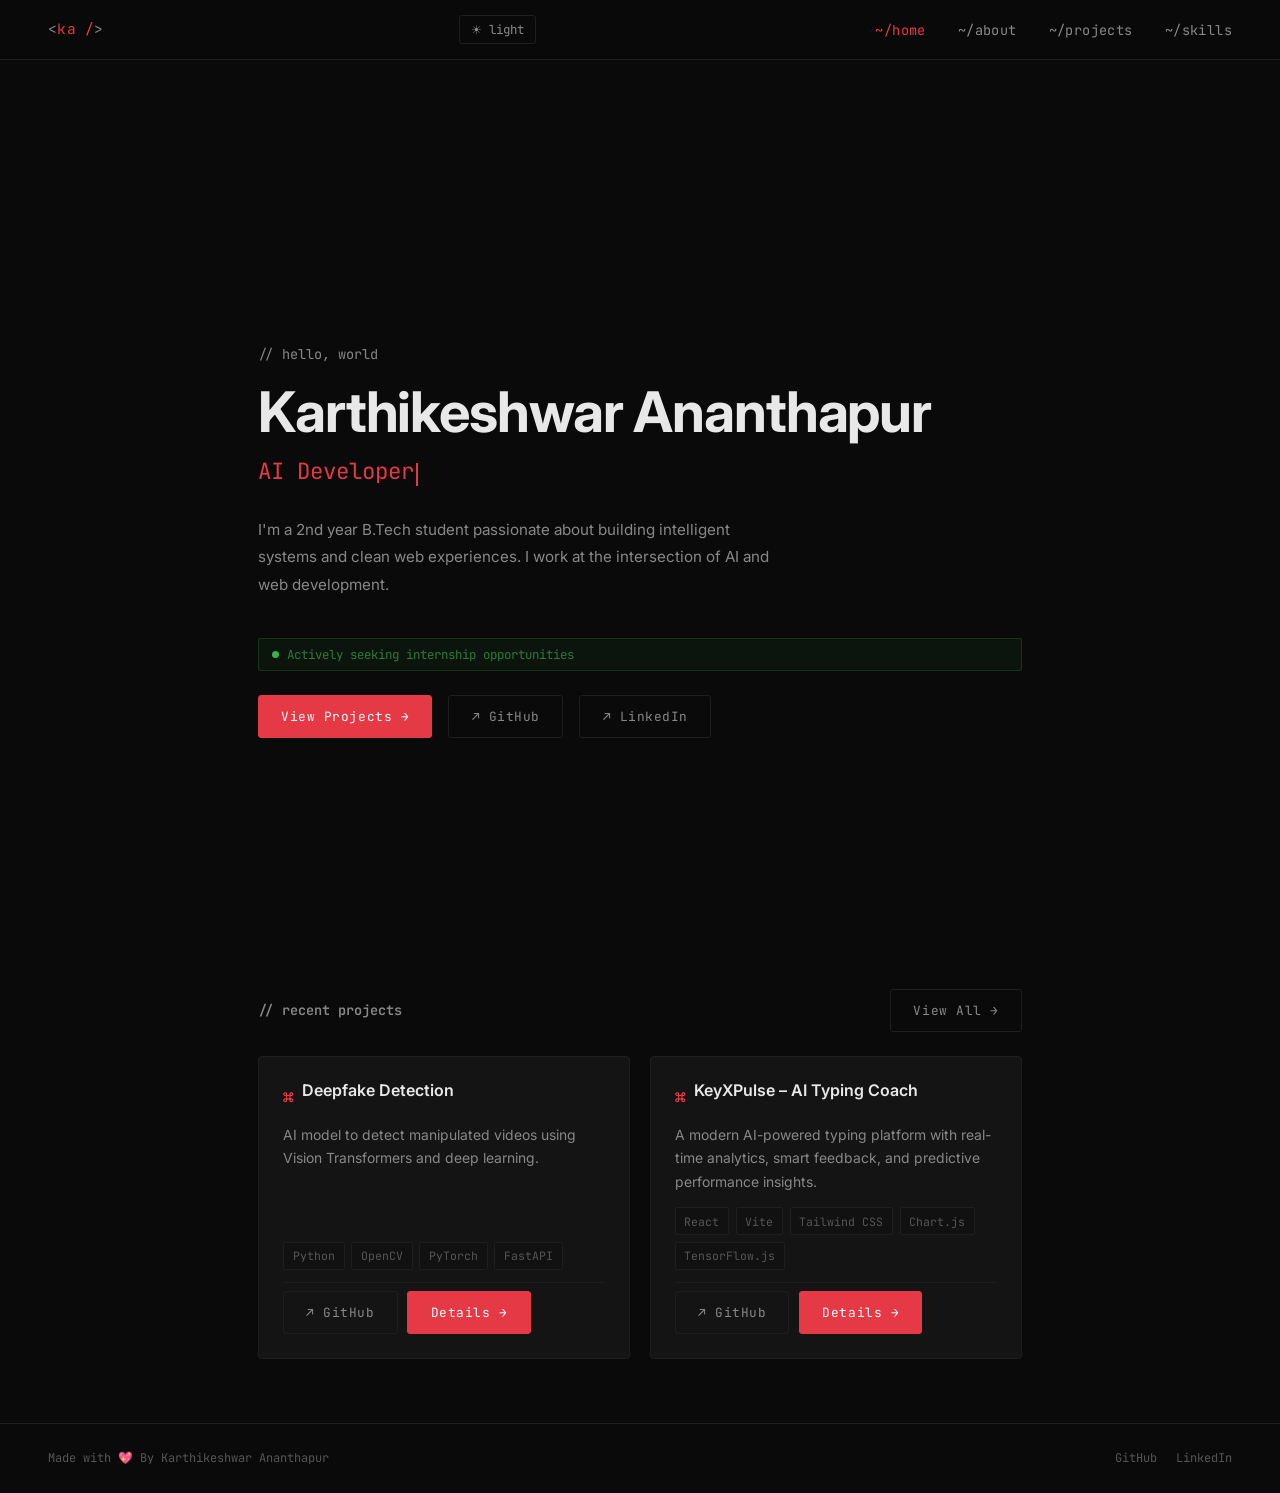
<file: index.html>
<!DOCTYPE html>
<html lang="en">
<head>
  <meta charset="UTF-8"/>
  <meta http-equiv="refresh" content="0; url=/dashboard" />
  <title>Redirecting...</title>
</head>
<body>
  <script>
    window.location.replace("/dashboard");
  </script>
</body>
</html>
</file>
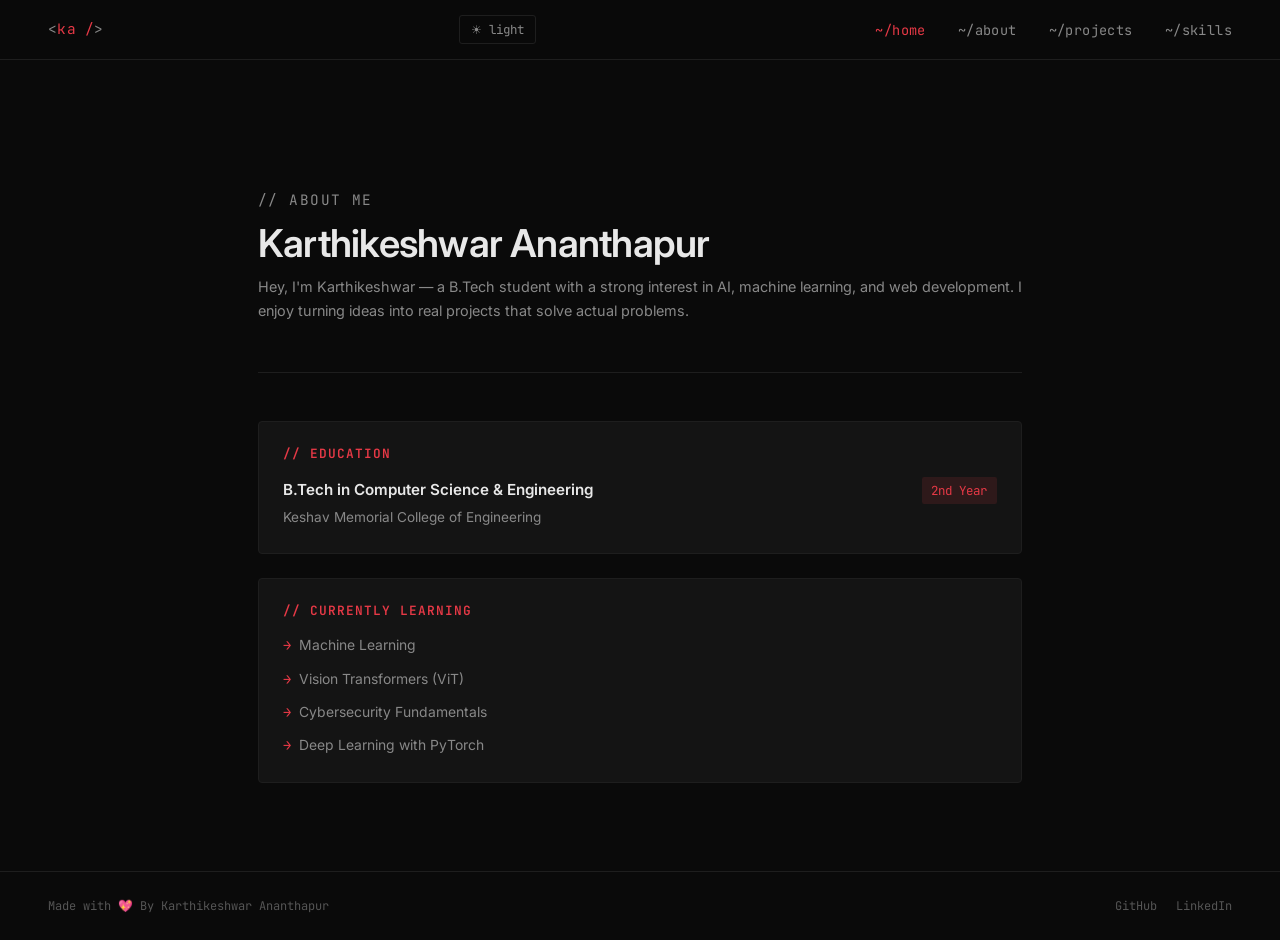
<file: about/index.html>
<!DOCTYPE html>
<html lang="en">
<head>
  <meta charset="UTF-8" />
  <meta name="viewport" content="width=device-width, initial-scale=1.0" />
  <title>About — Karthikeshwar Ananthapur</title>
  <meta name="description" content="Learn more about Karthikeshwar Ananthapur — B.Tech student passionate about AI and web development." />
  <link rel="preconnect" href="https://fonts.googleapis.com" />
  <link href="https://fonts.googleapis.com/css2?family=Inter:wght@400;500;600;700&family=JetBrains+Mono:wght@400;500&display=swap" rel="stylesheet" />
  <link rel="icon" type="image/png" href="favicon.png" />
  <link rel="stylesheet" href="/css/style.css" />
</head>
<body>

<nav id="navbar"></nav>

<main>
  <div class="page-hero">
    <p class="section-label">// about me</p>
    <h1 id="about-name"></h1>
    <p id="about-bio"></p>
  </div>

  <div class="info-block">
    <h3>// education</h3>
    <div class="edu-row">
      <div>
        <div class="edu-degree" id="edu-degree"></div>
        <div class="edu-inst" id="edu-inst"></div>
      </div>
      <span class="edu-year" id="edu-year"></span>
    </div>
  </div>

  <div class="info-block">
    <h3>// currently learning</h3>
    <ul class="learning-list" id="learning-list"></ul>
  </div>
</main>

<footer id="footer"></footer>

<script src="/js/data.js"></script>
<script src="/js/main.js"></script>
<script>
  document.addEventListener('DOMContentLoaded', () => {
    const { name } = portfolioData.personal;
    const { bio, education, currentlyLearning } = portfolioData.about;

    document.getElementById('about-name').textContent = name;
    document.getElementById('about-bio').textContent = bio;
    document.getElementById('edu-degree').textContent = education.degree;
    document.getElementById('edu-inst').textContent = education.institution;
    document.getElementById('edu-year').textContent = education.year;

    document.getElementById('learning-list').innerHTML =
      currentlyLearning.map(item => `<li>${item}</li>`).join('');
  });
</script>

</body>
</html>
</file>
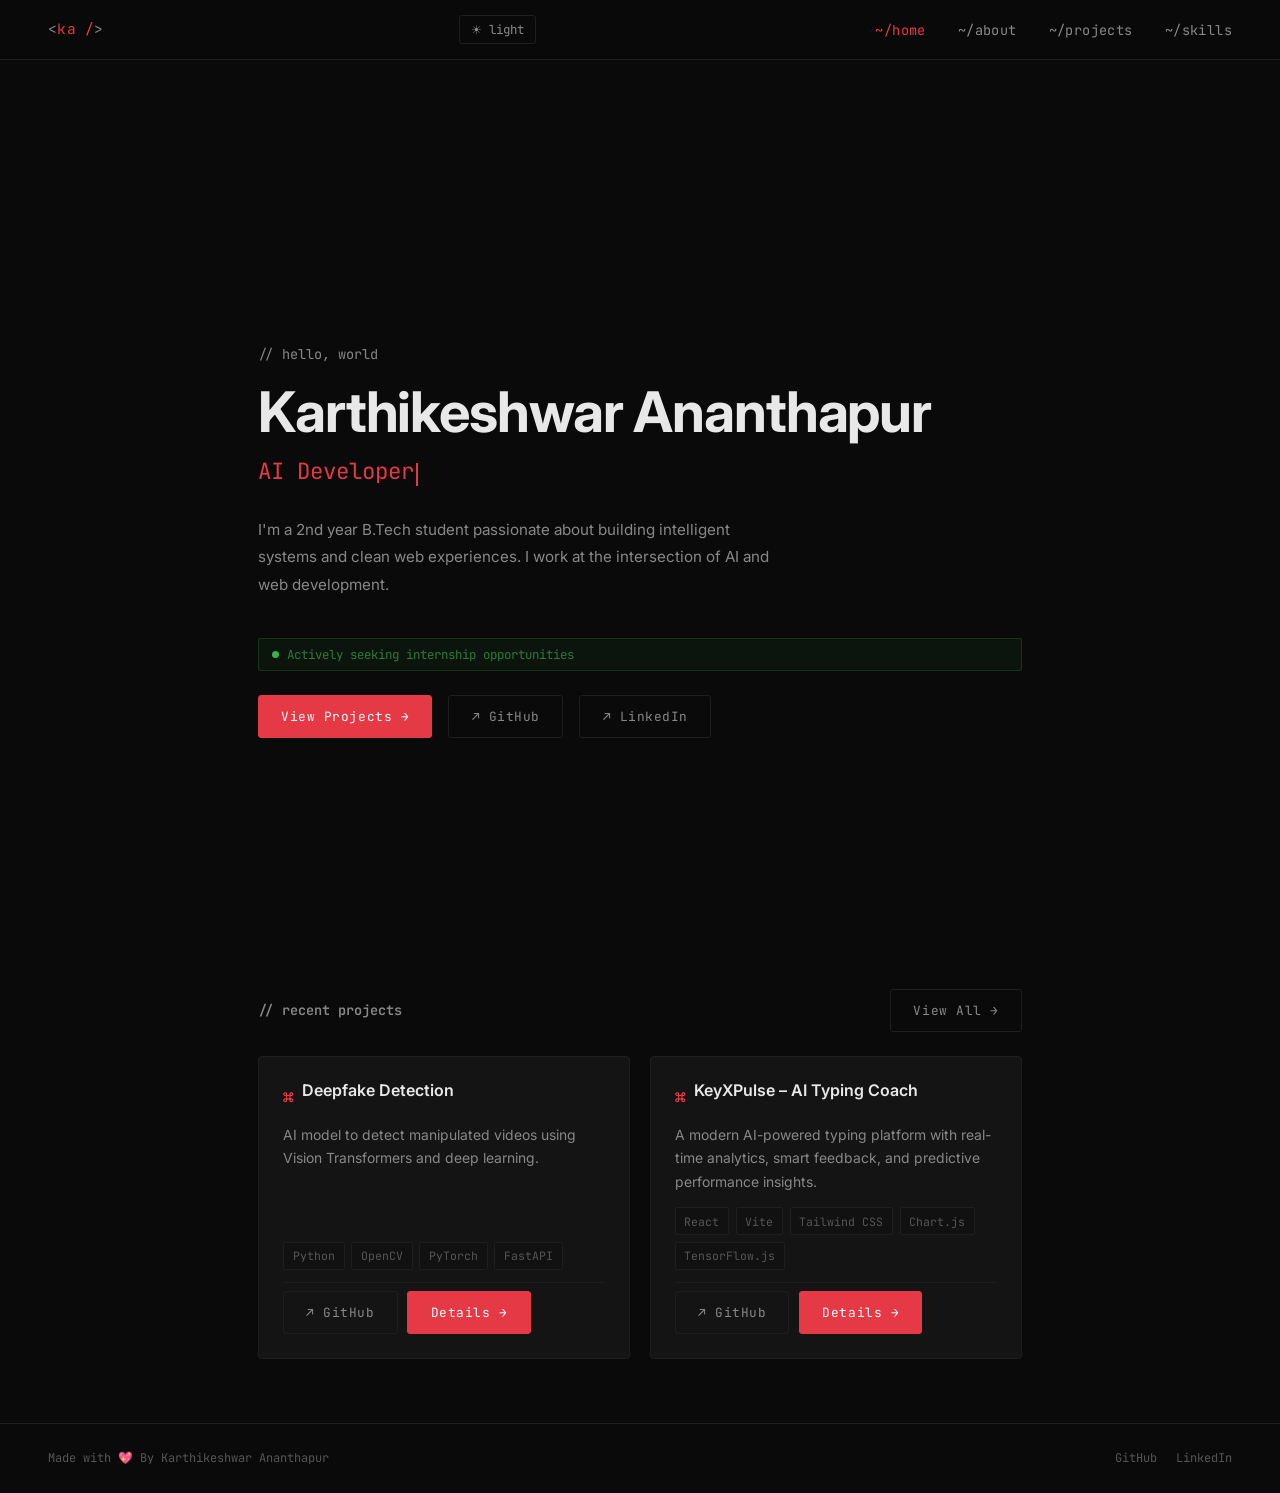
<file: dashboard/index.html>
<!DOCTYPE html>
<html lang="en">
<head>
  <meta charset="UTF-8" />
  <meta name="viewport" content="width=device-width, initial-scale=1.0" />
  <title>Karthikeshwar Ananthapur — Portfolio</title>
  <meta name="description" content="B.Tech student specializing in AI and web development. Explore my projects and skills." />

  <link rel="preconnect" href="https://fonts.googleapis.com" />
  <link href="https://fonts.googleapis.com/css2?family=Inter:wght@400;500;600;700&family=JetBrains+Mono:wght@400;500&display=swap" rel="stylesheet" />

  <!-- ✅ FIXED PATHS -->
  <link rel="icon" type="image/png" href="/favicon.png" />
  <link rel="stylesheet" href="/css/style.css" />
</head>
<body>

<nav id="navbar"></nav>

<main>
  <section class="hero">
    <p class="hero-greeting">// hello, world</p>
    <h1 class="hero-name" id="hero-name"></h1>
    <div class="hero-role">
      <span id="typing-text"></span><span class="cursor"></span>
    </div>
    <p class="hero-intro" id="hero-intro"></p>

    <div class="status-badge">
      <span class="status-dot"></span>
      Actively seeking internship opportunities
    </div>

    <div class="hero-actions">
      <a href="/projects" class="btn btn-primary">View Projects →</a>
      <a href="#" id="hero-github" target="_blank" class="btn btn-outline">↗ GitHub</a>
      <a href="#" id="hero-linkedin" target="_blank" class="btn btn-outline">↗ LinkedIn</a>
    </div>
  </section>

  <section class="preview-section">
    <div class="preview-header">
      <h2>// recent projects</h2>
      <a href="/projects" class="btn btn-outline">View All →</a>
    </div>

    <div class="projects-grid" id="preview-grid"></div>
  </section>
</main>

<footer id="footer"></footer>

<!-- ✅ FIXED PATHS -->
<script src="/js/data.js"></script>
<script src="/js/main.js"></script>

<script>
document.addEventListener('DOMContentLoaded', () => {
  const { name, intro, github, linkedin } = portfolioData.personal;

  document.getElementById('hero-name').textContent = name;
  document.getElementById('hero-intro').textContent = intro;
  document.getElementById('hero-github').href = github;
  document.getElementById('hero-linkedin').href = linkedin;

  // Typing animation
  const roles = portfolioData.typingRoles;
  let roleIndex = 0, charIndex = 0, deleting = false;
  const el = document.getElementById('typing-text');

  function type() {
    const current = roles[roleIndex];

    if (deleting) {
      el.textContent = current.slice(0, charIndex--);
      if (charIndex < 0) {
        deleting = false;
        roleIndex = (roleIndex + 1) % roles.length;
        setTimeout(type, 400);
        return;
      }
    } else {
      el.textContent = current.slice(0, charIndex++);
      if (charIndex > current.length) {
        deleting = true;
        setTimeout(type, 1800);
        return;
      }
    }

    setTimeout(type, deleting ? 60 : 90);
  }

  type();

  // 🔥 FIXED: clean URL for details
  const preview = portfolioData.projects.slice(1, 3);

  document.getElementById('preview-grid').innerHTML = preview.map(p => `
    <article class="project-card">
      <div class="project-card-header">
        <div class="project-icon">⌘</div>
        <h3 class="project-title">${p.title}</h3>
      </div>

      <p class="project-desc">${p.description}</p>

      <div class="tech-stack">
        ${p.tech.map(t => `<span class="tech-tag">${t}</span>`).join('')}
      </div>

      <div class="card-actions">
        <a href="${p.github}" target="_blank" class="btn btn-outline">↗ GitHub</a>
        <a href="/details/${p.id}" class="btn btn-primary">Details →</a>
      </div>
    </article>
  `).join('');
});
</script>

</body>
</html>
</file>
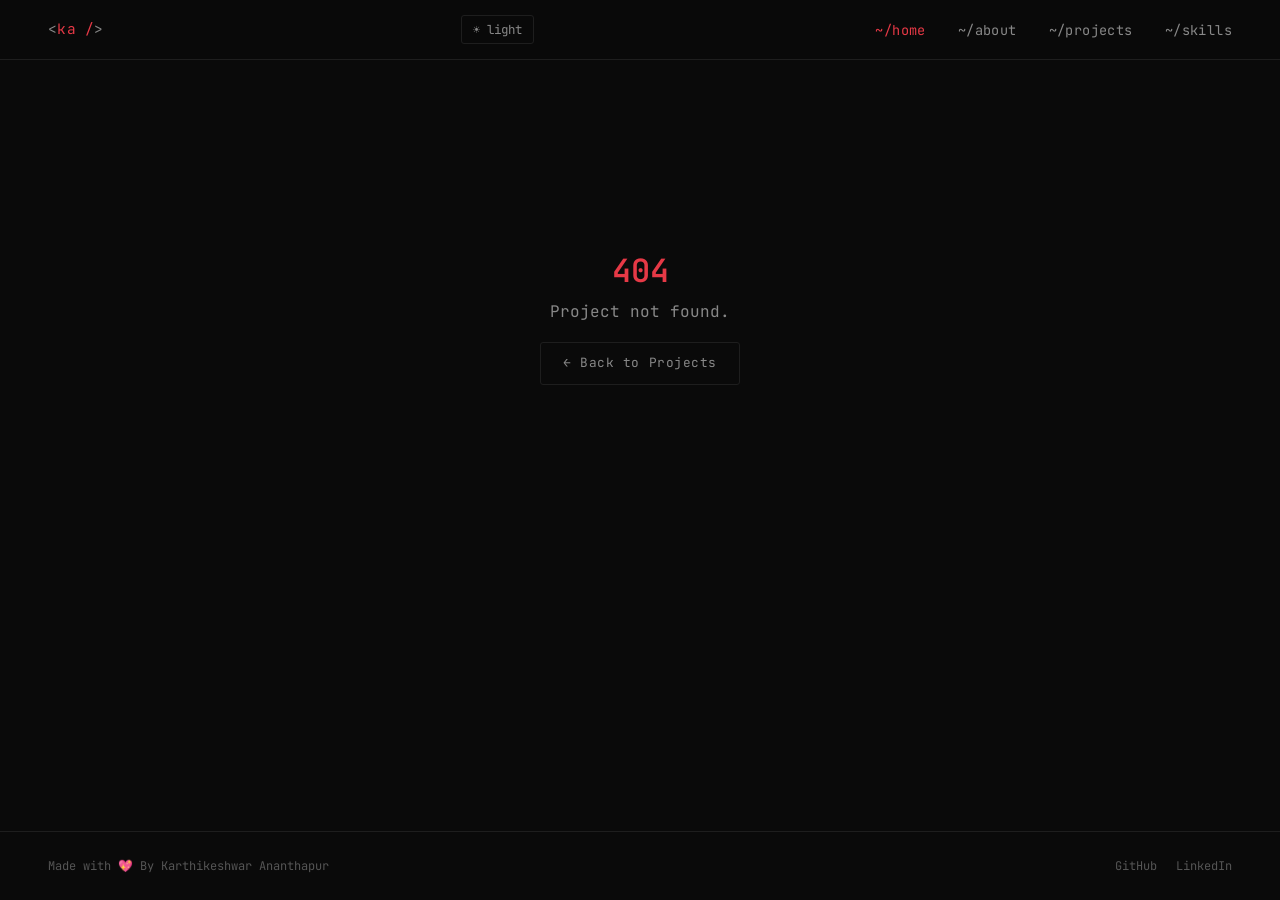
<file: details/index.html>
<!DOCTYPE html>
<html lang="en">
<head>
  <meta charset="UTF-8" />
  <meta name="viewport" content="width=device-width, initial-scale=1.0" />
  <title>Project — Karthikeshwar Ananthapur</title>
  <meta name="description" content="Project details — Karthikeshwar Ananthapur portfolio." />

  <!-- Fonts -->
  <link rel="preconnect" href="https://fonts.googleapis.com" />
  <link href="https://fonts.googleapis.com/css2?family=Inter:wght@400;500;600;700&family=JetBrains+Mono:wght@400;500&display=swap" rel="stylesheet" />

  <!-- Assets (FIXED PATHS) -->
  <link rel="icon" type="image/png" href="/favicon.png" />
  <link rel="stylesheet" href="/css/style.css" />
</head>
<body>

  <!-- Navbar -->
  <nav id="navbar"></nav>

  <!-- Main Content -->
  <main id="detail-main"></main>

  <!-- Footer -->
  <footer id="footer"></footer>

  <!-- Scripts (FIXED PATHS) -->
  <script src="/js/data.js"></script>
  <script src="/js/main.js"></script>

  <script>
    document.addEventListener('DOMContentLoaded', () => {

      // 🔥 Get ID from clean URL: /details/123
      let id = window.location.pathname.split("/")[2];

      // 🔁 Fallback: /details?id=123
      if (!id) {
        const params = new URLSearchParams(window.location.search);
        id = params.get('id');
      }

      const main = document.getElementById('detail-main');

      // 🚫 If no ID at all
      if (!id) {
        main.innerHTML = `
          <div class="not-found">
            <h2>Invalid URL</h2>
            <p>No project ID provided.</p>
            <a href="/projects" class="btn btn-outline" style="margin-top:1rem">← Back to Projects</a>
          </div>
        `;
        return;
      }

      // 🔍 Find project
      const project = portfolioData.projects.find(p => p.id == id);

      // 🚫 If project not found
      if (!project) {
        main.innerHTML = `
          <div class="not-found">
            <h2>404</h2>
            <p>Project not found.</p>
            <a href="/projects" class="btn btn-outline" style="margin-top:1rem">← Back to Projects</a>
          </div>
        `;
        return;
      }

      // 🧠 Update page title
      document.title = `${project.title} — Karthikeshwar Ananthapur`;

      // 🎯 Render content
      main.innerHTML = `
        <a href="/projects" class="detail-back">← Back to Projects</a>

        <p class="section-label">// project</p>
        <h1 class="detail-title">${project.title}</h1>
        <p class="detail-desc">${project.details || project.description}</p>

        <div class="detail-section">
          <h3>// tech stack</h3>
          <div class="tech-stack">
            ${project.tech.map(t => `<span class="tech-tag">${t}</span>`).join('')}
          </div>
        </div>

        ${project.features ? `
        <div class="detail-section">
          <h3>// features</h3>
          <ul class="features-list">
            ${project.features.map(f => `<li>${f}</li>`).join('')}
          </ul>
        </div>` : ''}

        <div class="detail-section">
          <a href="${project.github}" target="_blank" rel="noopener" class="btn btn-primary">
            ↗ View on GitHub
          </a>
        </div>
      `;
    });
  </script>

</body>
</html>
</file>
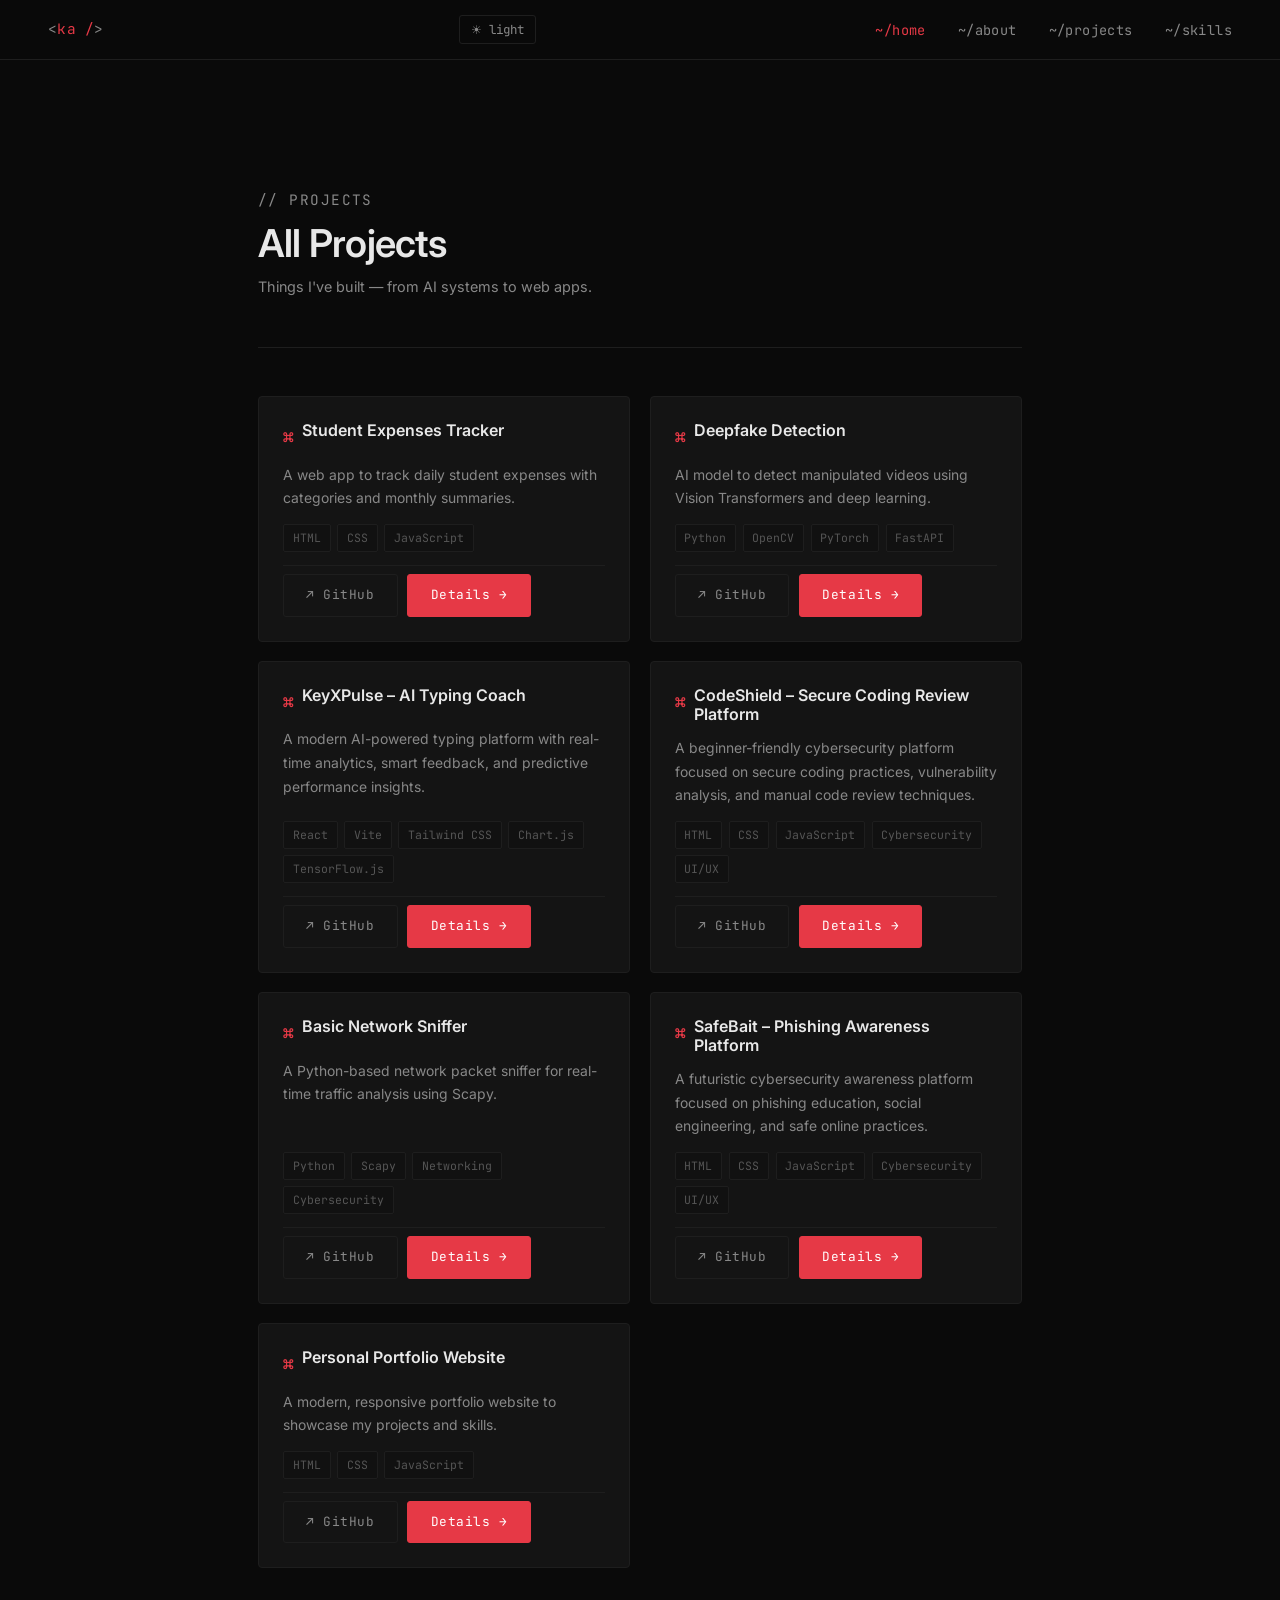
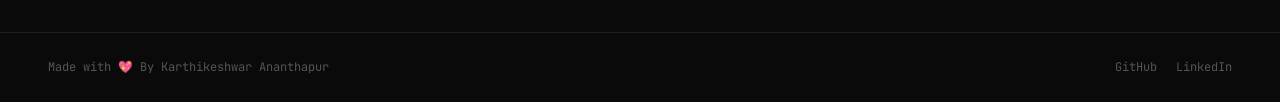
<file: projects/index.html>
<!DOCTYPE html>
<html lang="en">
<head>
  <meta charset="UTF-8" />
  <meta name="viewport" content="width=device-width, initial-scale=1.0" />
  <title>Projects — Karthikeshwar Ananthapur</title>
  <meta name="description" content="Projects by Karthikeshwar Ananthapur — AI, web development, and more." />
  <link rel="preconnect" href="https://fonts.googleapis.com" />
  <link href="https://fonts.googleapis.com/css2?family=Inter:wght@400;500;600;700&family=JetBrains+Mono:wght@400;500&display=swap" rel="stylesheet" />
  <link rel="icon" type="image/png" href="favicon.png" />
  <link rel="stylesheet" href="/css/style.css" />
</head>
<body>

<nav id="navbar"></nav>

<main>
  <div class="page-hero">
    <p class="section-label">// projects</p>
    <h1>All Projects</h1>
    <p>Things I've built — from AI systems to web apps.</p>
  </div>

  <div class="projects-grid" id="projects-grid"></div>
</main>

<footer id="footer"></footer>

<script src="/js/data.js"></script>
<script src="/js/main.js"></script>
<script src="/js/projects.js"></script>

</body>
</html>
</file>
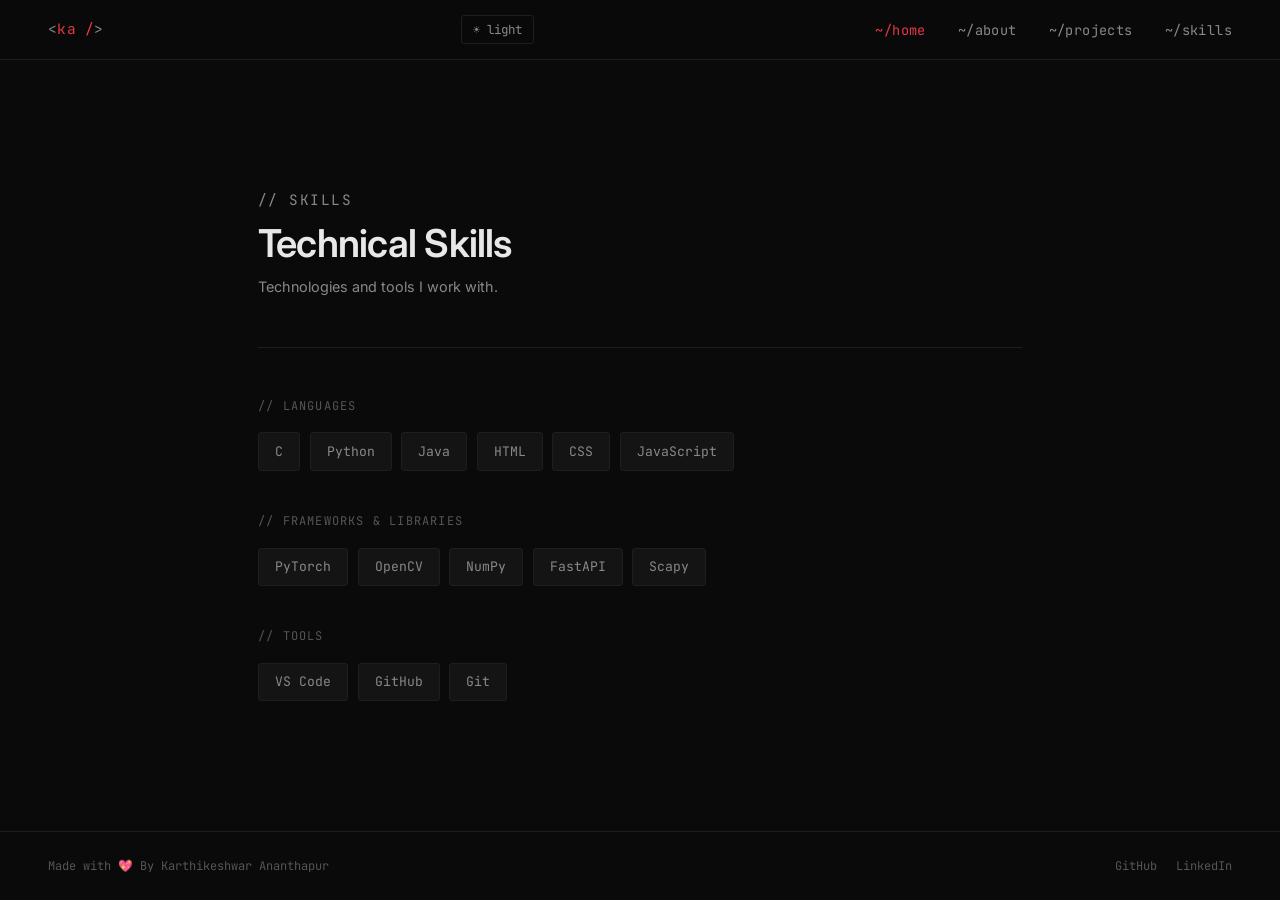
<file: skills/index.html>
<!DOCTYPE html>
<html lang="en">
<head>
  <meta charset="UTF-8" />
  <meta name="viewport" content="width=device-width, initial-scale=1.0" />
  <title>Skills — Karthikeshwar Ananthapur</title>
  <meta name="description" content="Technical skills of Karthikeshwar Ananthapur including languages, frameworks, and tools." />
  <link rel="preconnect" href="https://fonts.googleapis.com" />
  <link href="https://fonts.googleapis.com/css2?family=Inter:wght@400;500;600;700&family=JetBrains+Mono:wght@400;500&display=swap" rel="stylesheet" />
  <link rel="icon" type="image/png" href="favicon.png" />
  <link rel="stylesheet" href="/css/style.css" />
</head>
<body>

<nav id="navbar"></nav>

<main>
  <div class="page-hero">
    <p class="section-label">// skills</p>
    <h1>Technical Skills</h1>
    <p>Technologies and tools I work with.</p>
  </div>

  <div id="skills-container"></div>
</main>

<footer id="footer"></footer>

<script src="/js/data.js"></script>
<script src="/js/main.js"></script>
<script>
  document.addEventListener('DOMContentLoaded', () => {
    const { languages, frameworks, tools } = portfolioData.skills;
    const groups = [
      { label: '// languages', items: languages },
      { label: '// frameworks & libraries', items: frameworks },
      { label: '// tools', items: tools }
    ];

    document.getElementById('skills-container').innerHTML = groups.map(g => `
      <div class="skills-group">
        <p class="skills-group-title">${g.label}</p>
        <div class="skills-list">
          ${g.items.map(i => `<span class="skill-item">${i}</span>`).join('')}
        </div>
      </div>
    `).join('');
  });
</script>

</body>
</html>
</file>
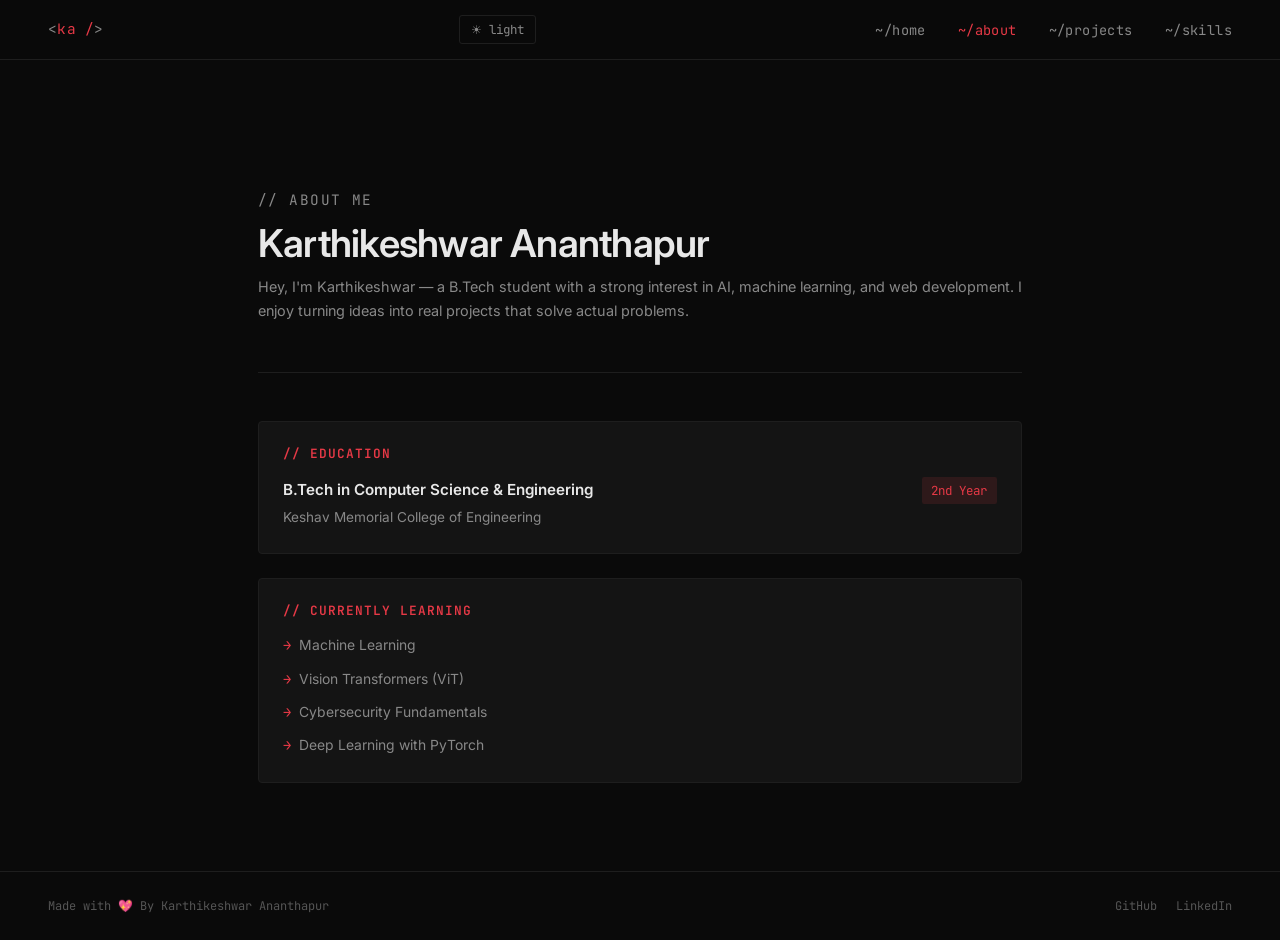
<file: about.html>
<!DOCTYPE html>
<html lang="en">
<head>
  <meta charset="UTF-8" />
  <meta name="viewport" content="width=device-width, initial-scale=1.0" />
  <title>About — Karthikeshwar Ananthapur</title>
  <meta name="description" content="Learn more about Karthikeshwar Ananthapur — B.Tech student passionate about AI and web development." />
  <link rel="preconnect" href="https://fonts.googleapis.com" />
  <link href="https://fonts.googleapis.com/css2?family=Inter:wght@400;500;600;700&family=JetBrains+Mono:wght@400;500&display=swap" rel="stylesheet" />
  <link rel="icon" type="image/png" href="favicon.png" />
  <link rel="stylesheet" href="css/style.css" />
</head>
<body>

<nav id="navbar"></nav>

<main>
  <div class="page-hero">
    <p class="section-label">// about me</p>
    <h1 id="about-name"></h1>
    <p id="about-bio"></p>
  </div>

  <div class="info-block">
    <h3>// education</h3>
    <div class="edu-row">
      <div>
        <div class="edu-degree" id="edu-degree"></div>
        <div class="edu-inst" id="edu-inst"></div>
      </div>
      <span class="edu-year" id="edu-year"></span>
    </div>
  </div>

  <div class="info-block">
    <h3>// currently learning</h3>
    <ul class="learning-list" id="learning-list"></ul>
  </div>
</main>

<footer id="footer"></footer>

<script src="js/data.js"></script>
<script src="js/main.js"></script>
<script>
  document.addEventListener('DOMContentLoaded', () => {
    const { name } = portfolioData.personal;
    const { bio, education, currentlyLearning } = portfolioData.about;

    document.getElementById('about-name').textContent = name;
    document.getElementById('about-bio').textContent = bio;
    document.getElementById('edu-degree').textContent = education.degree;
    document.getElementById('edu-inst').textContent = education.institution;
    document.getElementById('edu-year').textContent = education.year;

    document.getElementById('learning-list').innerHTML =
      currentlyLearning.map(item => `<li>${item}</li>`).join('');
  });
</script>

</body>
</html>
</file>
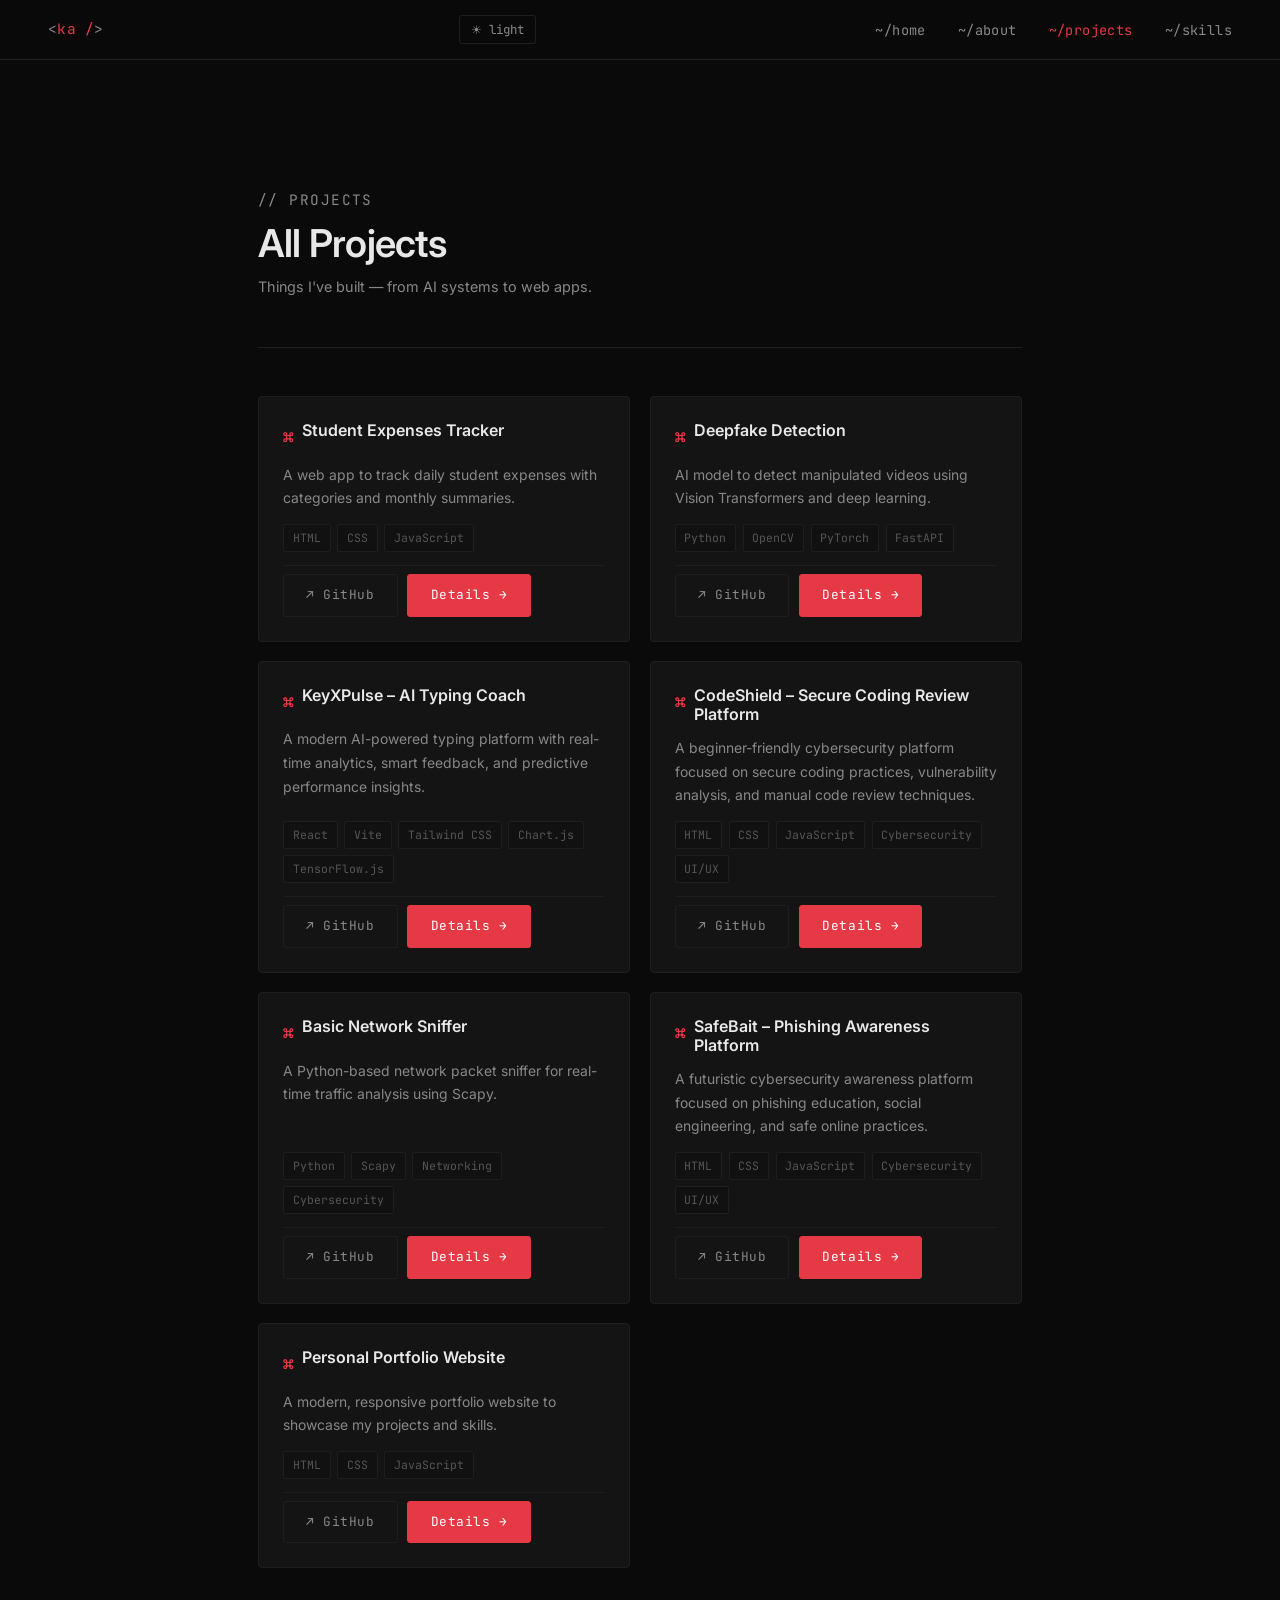
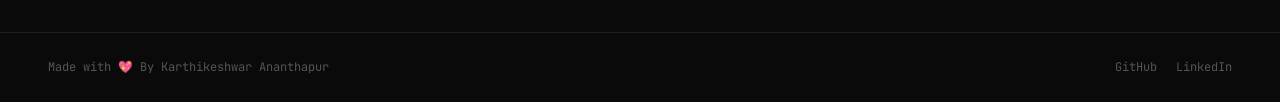
<file: projects.html>
<!DOCTYPE html>
<html lang="en">
<head>
  <meta charset="UTF-8" />
  <meta name="viewport" content="width=device-width, initial-scale=1.0" />
  <title>Projects — Karthikeshwar Ananthapur</title>
  <meta name="description" content="Projects by Karthikeshwar Ananthapur — AI, web development, and more." />
  <link rel="preconnect" href="https://fonts.googleapis.com" />
  <link href="https://fonts.googleapis.com/css2?family=Inter:wght@400;500;600;700&family=JetBrains+Mono:wght@400;500&display=swap" rel="stylesheet" />
  <link rel="icon" type="image/png" href="favicon.png" />
  <link rel="stylesheet" href="css/style.css" />
</head>
<body>

<nav id="navbar"></nav>

<main>
  <div class="page-hero">
    <p class="section-label">// projects</p>
    <h1>All Projects</h1>
    <p>Things I've built — from AI systems to web apps.</p>
  </div>

  <div class="projects-grid" id="projects-grid"></div>
</main>

<footer id="footer"></footer>

<script src="js/data.js"></script>
<script src="js/main.js"></script>
<script src="js/projects.js"></script>

</body>
</html>
</file>
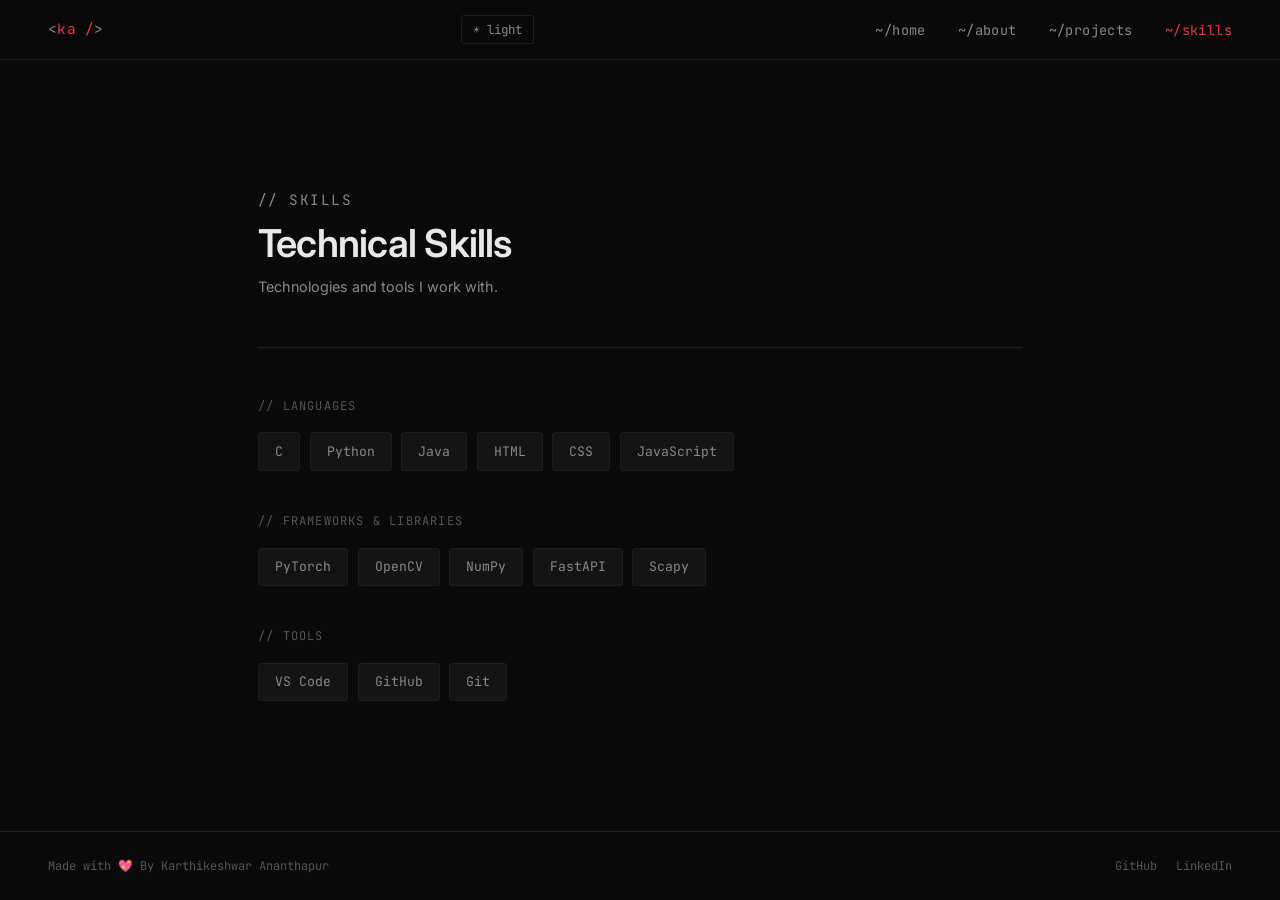
<file: skills.html>
<!DOCTYPE html>
<html lang="en">
<head>
  <meta charset="UTF-8" />
  <meta name="viewport" content="width=device-width, initial-scale=1.0" />
  <title>Skills — Karthikeshwar Ananthapur</title>
  <meta name="description" content="Technical skills of Karthikeshwar Ananthapur including languages, frameworks, and tools." />
  <link rel="preconnect" href="https://fonts.googleapis.com" />
  <link href="https://fonts.googleapis.com/css2?family=Inter:wght@400;500;600;700&family=JetBrains+Mono:wght@400;500&display=swap" rel="stylesheet" />
  <link rel="icon" type="image/png" href="favicon.png" />
  <link rel="stylesheet" href="css/style.css" />
</head>
<body>

<nav id="navbar"></nav>

<main>
  <div class="page-hero">
    <p class="section-label">// skills</p>
    <h1>Technical Skills</h1>
    <p>Technologies and tools I work with.</p>
  </div>

  <div id="skills-container"></div>
</main>

<footer id="footer"></footer>

<script src="js/data.js"></script>
<script src="js/main.js"></script>
<script>
  document.addEventListener('DOMContentLoaded', () => {
    const { languages, frameworks, tools } = portfolioData.skills;
    const groups = [
      { label: '// languages', items: languages },
      { label: '// frameworks & libraries', items: frameworks },
      { label: '// tools', items: tools }
    ];

    document.getElementById('skills-container').innerHTML = groups.map(g => `
      <div class="skills-group">
        <p class="skills-group-title">${g.label}</p>
        <div class="skills-list">
          ${g.items.map(i => `<span class="skill-item">${i}</span>`).join('')}
        </div>
      </div>
    `).join('');
  });
</script>

</body>
</html>
</file>
<file: css/style.css>
/* =========================================
   ROOT & RESET
   ========================================= */
:root {
  --bg: #0a0a0a;
  --bg-secondary: #111111;
  --bg-card: #141414;
  --nav-bg: rgba(10, 10, 10, 0.92);
  --red: #e63946;
  --red-dim: rgba(230, 57, 70, 0.12);
  --red-border: rgba(230, 57, 70, 0.3);
  --text: #e8e8e8;
  --text-muted: #888;
  --text-dim: #555;
  --border: #1e1e1e;
  --font-mono: 'JetBrains Mono', 'Fira Code', monospace;
  --font-sans: 'Inter', sans-serif;
  --max-width: 860px;
  --nav-height: 60px;
}

/* Light theme overrides */
[data-theme="light"] {
  --bg: #f8f8f6;
  --bg-secondary: #f0efec;
  --bg-card: #ebebea;
  --nav-bg: rgba(248, 248, 246, 0.92);
  --text: #1a1a1a;
  --text-muted: #555;
  --text-dim: #999;
  --border: #d8d7d4;
}

*, *::before, *::after {
  margin: 0;
  padding: 0;
  box-sizing: border-box;
}

html {
  scroll-behavior: smooth;
}

body {
  background: var(--bg);
  color: var(--text);
  font-family: var(--font-sans);
  line-height: 1.7;
  min-height: 100vh;
  display: flex;
  flex-direction: column;
}

a {
  color: inherit;
  text-decoration: none;
}

/* =========================================
   NAVBAR
   ========================================= */
nav {
  position: fixed;
  top: 0;
  left: 0;
  right: 0;
  height: var(--nav-height);
  background: var(--nav-bg);
  backdrop-filter: blur(6px);
  border-bottom: 1px solid var(--border);
  z-index: 100;
  display: flex;
  align-items: center;
  justify-content: space-between;
  padding: 0 clamp(1rem, 5vw, 3rem);
}

/* Theme toggle button */
.theme-toggle {
  background: none;
  border: 1px solid var(--border);
  color: var(--text-muted);
  font-family: var(--font-mono);
  font-size: 0.78rem;
  padding: 0.3rem 0.7rem;
  border-radius: 3px;
  cursor: pointer;
  transition: all 0.2s;
  margin-left: 1rem;
  white-space: nowrap;
}

.theme-toggle:hover {
  border-color: var(--red-border);
  color: var(--text);
}

.nav-logo {
  font-family: var(--font-mono);
  font-size: 0.9rem;
  color: var(--red);
  letter-spacing: 0.02em;
}

.nav-logo span {
  color: var(--text-muted);
}

.nav-links {
  display: flex;
  gap: 2rem;
  list-style: none;
}

.nav-links a {
  font-size: 0.85rem;
  color: var(--text-muted);
  letter-spacing: 0.03em;
  transition: color 0.2s;
  font-family: var(--font-mono);
}

.nav-links a:hover,
.nav-links a.active {
  color: var(--text);
}

.nav-links a.active {
  color: var(--red);
}

.nav-hamburger {
  display: none;
  flex-direction: column;
  gap: 5px;
  cursor: pointer;
  padding: 4px;
}

.nav-hamburger span {
  width: 22px;
  height: 1.5px;
  background: var(--text-muted);
  transition: all 0.2s;
}

/* =========================================
   LAYOUT
   ========================================= */
main {
  flex: 1;
  margin-top: var(--nav-height);
  padding: clamp(2rem, 5vw, 4rem) clamp(1rem, 5vw, 3rem);
  max-width: var(--max-width);
  width: 100%;
  margin-left: auto;
  margin-right: auto;
  margin-top: calc(var(--nav-height) + clamp(2rem, 5vw, 4rem));
}

/* =========================================
   TYPOGRAPHY
   ========================================= */
h1, h2, h3 {
  line-height: 1.2;
  font-weight: 600;
}

.section-label {
  font-family: var(--font-mono);
  font-size: 0.75rem;
  color: var(--red);
  letter-spacing: 0.1em;
  text-transform: uppercase;
  margin-bottom: 0.5rem;
}

.status-badge {
  display: inline-flex;
  align-items: center;
  gap: 0.5rem;
  font-family: var(--font-mono);
  font-size: 0.78rem;
  color: #2d7a3a;
  background: rgba(45, 122, 58, 0.1);
  border: 1px solid rgba(45, 122, 58, 0.3);
  padding: 0.3rem 0.8rem;
  border-radius: 2px;
  margin-bottom: 1.5rem;
}

[data-theme="light"] .status-badge {
  color: #1e6b2a;
  background: rgba(30, 107, 42, 0.08);
  border-color: rgba(30, 107, 42, 0.25);
}

.status-dot {
  width: 7px;
  height: 7px;
  border-radius: 50%;
  background: #3caf50;
  flex-shrink: 0;
  animation: pulse-green 2s ease-in-out infinite;
}

@keyframes pulse-green {
  0%, 100% { opacity: 1; }
  50% { opacity: 0.4; }
}

/* =========================================
   HERO
   ========================================= */
.hero {
  min-height: calc(85vh - var(--nav-height));
  display: flex;
  flex-direction: column;
  justify-content: center;
  padding: 0;
}

.hero-greeting {
  font-family: var(--font-mono);
  font-size: 0.85rem;
  color: var(--text-muted);
  margin-bottom: 1rem;
}

.hero-name {
  font-size: clamp(2rem, 6vw, 3.5rem);
  font-weight: 700;
  line-height: 1.1;
  margin-bottom: 0.5rem;
  letter-spacing: -0.02em;
}

.hero-role {
  font-family: var(--font-mono);
  font-size: clamp(1rem, 3vw, 1.4rem);
  color: var(--red);
  margin-bottom: 1.5rem;
  min-height: 1.8em;
}

.cursor {
  display: inline-block;
  width: 2px;
  height: 1em;
  background: var(--red);
  margin-left: 2px;
  animation: blink 1s step-end infinite;
  vertical-align: text-bottom;
}

@keyframes blink {
  0%, 100% { opacity: 1; }
  50% { opacity: 0; }
}

.hero-intro {
  color: var(--text-muted);
  font-size: 0.95rem;
  max-width: 520px;
  margin-bottom: 2.5rem;
  line-height: 1.8;
}

.hero-actions {
  display: flex;
  gap: 1rem;
  flex-wrap: wrap;
}

/* =========================================
   BUTTONS
   ========================================= */
.btn {
  display: inline-flex;
  align-items: center;
  gap: 0.4rem;
  padding: 0.6rem 1.4rem;
  font-family: var(--font-mono);
  font-size: 0.8rem;
  letter-spacing: 0.04em;
  border-radius: 3px;
  border: 1px solid transparent;
  cursor: pointer;
  transition: all 0.2s;
  white-space: nowrap;
}

.btn-primary {
  background: var(--red);
  color: #fff;
  border-color: var(--red);
}

.btn-primary:hover {
  background: transparent;
  color: var(--red);
}

.btn-outline {
  background: transparent;
  color: var(--text-muted);
  border-color: var(--border);
}

.btn-outline:hover {
  border-color: var(--red-border);
  color: var(--text);
}

/* =========================================
   DIVIDER / SECTION SPACING
   ========================================= */
.section {
  margin-top: 5rem;
}

.section-header {
  display: flex;
  align-items: center;
  gap: 1rem;
  margin-bottom: 2rem;
}

.section-header h2 {
  font-size: 1.1rem;
  font-family: var(--font-mono);
  color: var(--text);
}

.section-line {
  flex: 1;
  height: 1px;
  background: var(--border);
}

/* =========================================
   PROJECT CARDS
   ========================================= */
.projects-grid {
  display: grid;
  grid-template-columns: repeat(auto-fill, minmax(300px, 1fr));
  gap: 1.2rem;
}

.project-card {
  background: var(--bg-card);
  border: 1px solid var(--border);
  border-radius: 4px;
  padding: 1.5rem;
  display: flex;
  flex-direction: column;
  gap: 0.8rem;
  transition: border-color 0.2s, transform 0.2s;
}

.project-card:hover {
  border-color: var(--red-border);
  transform: translateY(-2px);
}

.project-card-header {
  display: flex;
  align-items: flex-start;
  justify-content: space-between;
  gap: 0.5rem;
}

.project-icon {
  font-size: 1.1rem;
  color: var(--red);
  font-family: var(--font-mono);
}

.project-title {
  font-size: 1rem;
  font-weight: 600;
  color: var(--text);
  flex: 1;
}

.project-desc {
  color: var(--text-muted);
  font-size: 0.87rem;
  line-height: 1.7;
}

.tech-stack {
  display: flex;
  flex-wrap: wrap;
  gap: 0.4rem;
  margin-top: auto;
}

.tech-tag {
  font-family: var(--font-mono);
  font-size: 0.72rem;
  color: var(--text-dim);
  background: var(--bg-secondary);
  padding: 0.2rem 0.55rem;
  border-radius: 2px;
  border: 1px solid var(--border);
}

.card-actions {
  display: flex;
  gap: 0.6rem;
  padding-top: 0.5rem;
  border-top: 1px solid var(--border);
}

/* =========================================
   ABOUT PAGE
   ========================================= */
.about-bio {
  font-size: 0.95rem;
  color: var(--text-muted);
  line-height: 1.9;
  margin-bottom: 3rem;
}

.info-block {
  background: var(--bg-card);
  border: 1px solid var(--border);
  border-radius: 4px;
  padding: 1.5rem;
  margin-bottom: 1.5rem;
}

.info-block h3 {
  font-family: var(--font-mono);
  font-size: 0.8rem;
  color: var(--red);
  text-transform: uppercase;
  letter-spacing: 0.08em;
  margin-bottom: 1rem;
}

.edu-row {
  display: flex;
  justify-content: space-between;
  align-items: flex-start;
  gap: 1rem;
  flex-wrap: wrap;
}

.edu-degree {
  font-size: 0.95rem;
  font-weight: 600;
}

.edu-inst {
  font-size: 0.85rem;
  color: var(--text-muted);
  margin-top: 0.2rem;
}

.edu-year {
  font-family: var(--font-mono);
  font-size: 0.78rem;
  color: var(--red);
  background: var(--red-dim);
  padding: 0.2rem 0.6rem;
  border-radius: 2px;
  white-space: nowrap;
}

.learning-list {
  list-style: none;
  display: flex;
  flex-direction: column;
  gap: 0.6rem;
}

.learning-list li {
  font-size: 0.87rem;
  color: var(--text-muted);
  padding-left: 1rem;
  position: relative;
}

.learning-list li::before {
  content: "→";
  position: absolute;
  left: 0;
  color: var(--red);
  font-family: var(--font-mono);
}

/* =========================================
   SKILLS PAGE
   ========================================= */
.skills-group {
  margin-bottom: 2.5rem;
}

.skills-group-title {
  font-family: var(--font-mono);
  font-size: 0.75rem;
  color: var(--text-dim);
  text-transform: uppercase;
  letter-spacing: 0.1em;
  margin-bottom: 1rem;
}

.skills-list {
  display: flex;
  flex-wrap: wrap;
  gap: 0.6rem;
}

.skill-item {
  font-family: var(--font-mono);
  font-size: 0.82rem;
  color: var(--text-muted);
  padding: 0.45rem 1rem;
  background: var(--bg-card);
  border: 1px solid var(--border);
  border-radius: 3px;
  transition: all 0.2s;
}

.skill-item:hover {
  border-color: var(--red-border);
  color: var(--text);
  background: var(--red-dim);
}

/* =========================================
   PROJECT DETAIL PAGE
   ========================================= */
.detail-back {
  display: inline-flex;
  align-items: center;
  gap: 0.4rem;
  font-family: var(--font-mono);
  font-size: 0.78rem;
  color: var(--text-muted);
  margin-bottom: 2rem;
  transition: color 0.2s;
}

.detail-back:hover {
  color: var(--red);
}

.detail-title {
  font-size: clamp(1.5rem, 4vw, 2.2rem);
  font-weight: 700;
  letter-spacing: -0.02em;
  margin-bottom: 0.5rem;
}

.detail-desc {
  color: var(--text-muted);
  font-size: 0.95rem;
  line-height: 1.8;
  margin-bottom: 2rem;
}

.detail-section {
  margin-bottom: 2rem;
}

.detail-section h3 {
  font-family: var(--font-mono);
  font-size: 0.75rem;
  color: var(--red);
  text-transform: uppercase;
  letter-spacing: 0.08em;
  margin-bottom: 1rem;
}

.features-list {
  list-style: none;
  display: flex;
  flex-direction: column;
  gap: 0.6rem;
}

.features-list li {
  font-size: 0.87rem;
  color: var(--text-muted);
  padding-left: 1.2rem;
  position: relative;
}

.features-list li::before {
  content: "▸";
  position: absolute;
  left: 0;
  color: var(--red);
}

.not-found {
  text-align: center;
  padding: 4rem 0;
  color: var(--text-muted);
  font-family: var(--font-mono);
}

.not-found h2 {
  color: var(--red);
  font-size: 2rem;
  margin-bottom: 0.5rem;
}

/* =========================================
   FOOTER
   ========================================= */
footer {
  border-top: 1px solid var(--border);
  padding: 1.5rem clamp(1rem, 5vw, 3rem);
  display: flex;
  align-items: center;
  justify-content: space-between;
  gap: 1rem;
  flex-wrap: wrap;
}

.footer-text {
  font-family: var(--font-mono);
  font-size: 0.75rem;
  color: var(--text-dim);
}

.footer-links {
  display: flex;
  gap: 1.2rem;
}

.footer-links a {
  font-family: var(--font-mono);
  font-size: 0.75rem;
  color: var(--text-dim);
  transition: color 0.2s;
}

.footer-links a:hover {
  color: var(--red);
}

/* =========================================
   HERO PREVIEW SECTION
   ========================================= */
.preview-section {
  margin-top: 6rem;
}

.preview-header {
  display: flex;
  align-items: center;
  justify-content: space-between;
  margin-bottom: 1.5rem;
}

.preview-header h2 {
  font-family: var(--font-mono);
  font-size: 0.85rem;
  color: var(--text-muted);
}

/* =========================================
   PAGE HERO (non-index pages)
   ========================================= */
.page-hero {
  padding-bottom: 3rem;
  border-bottom: 1px solid var(--border);
  margin-bottom: 3rem;
}

.page-hero h1 {
  font-size: clamp(1.6rem, 4vw, 2.4rem);
  letter-spacing: -0.02em;
  margin-bottom: 0.5rem;
}

.page-hero p {
  color: var(--text-muted);
  font-size: 0.9rem;
}

/* =========================================
   RESPONSIVE
   ========================================= */
@media (max-width: 640px) {
  .nav-links {
    display: none;
    position: fixed;
    top: var(--nav-height);
    left: 0;
    right: 0;
    background: var(--bg-secondary);
    border-bottom: 1px solid var(--border);
    flex-direction: column;
    gap: 0;
    padding: 0.5rem 0;
  }

  .nav-links.open {
    display: flex;
  }

  .nav-links li {
    border-bottom: 1px solid var(--border);
  }

  .nav-links a {
    display: block;
    padding: 0.9rem clamp(1rem, 5vw, 2rem);
  }

  .nav-hamburger {
    display: flex;
  }

  .projects-grid {
    grid-template-columns: 1fr;
  }

  footer {
    flex-direction: column;
    text-align: center;
  }
}
</file>
